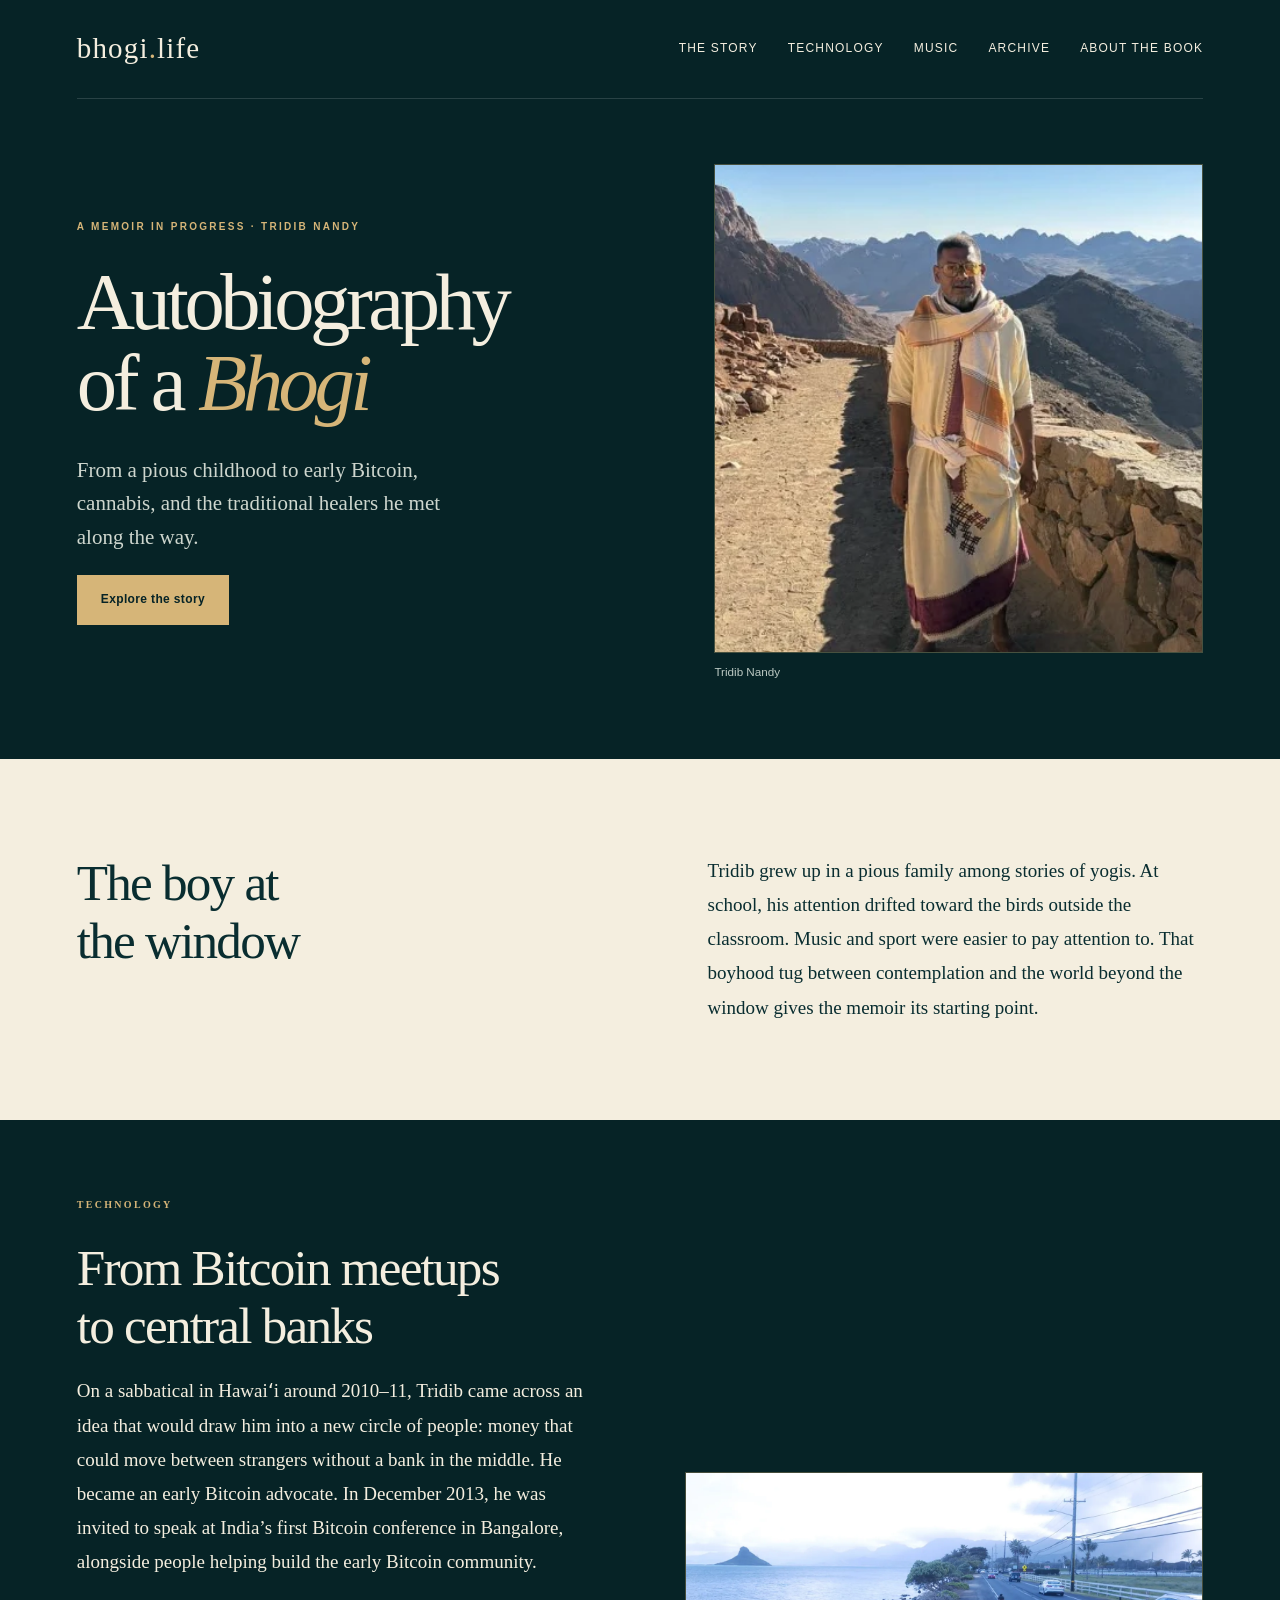
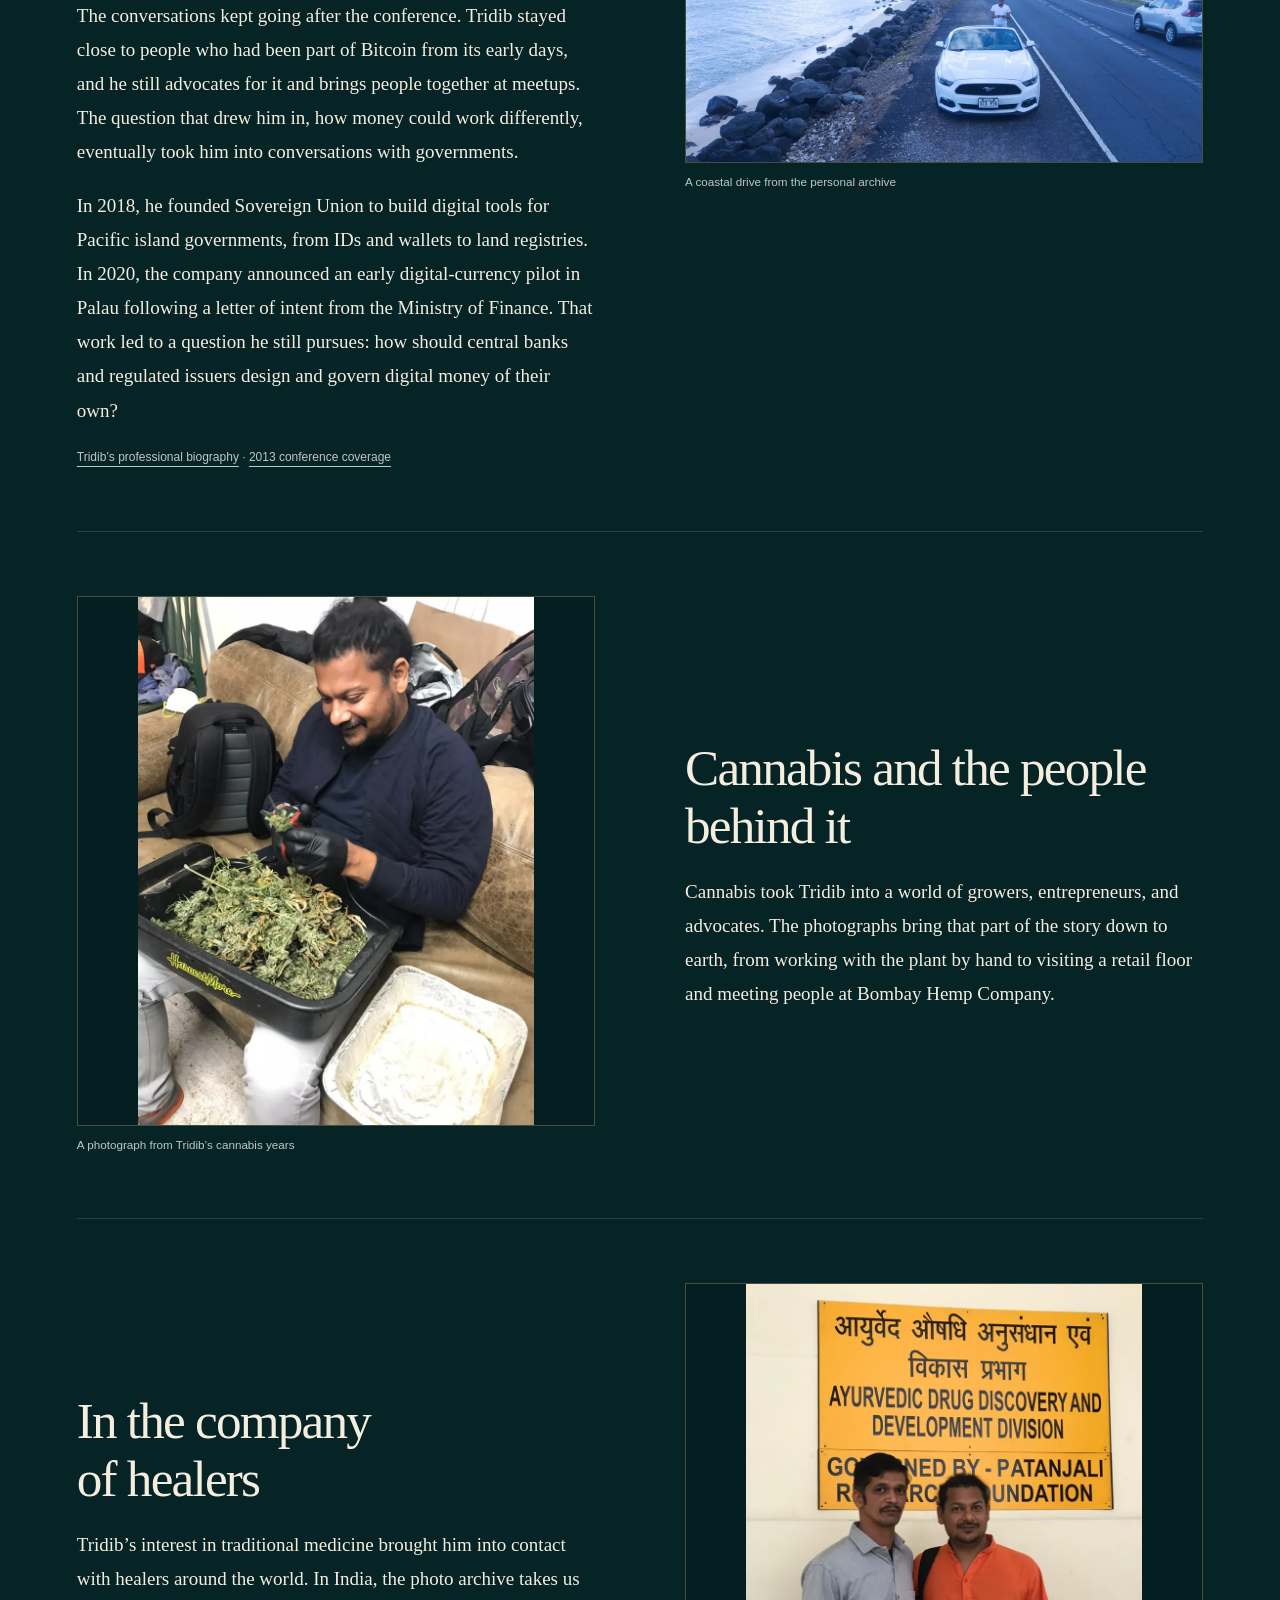
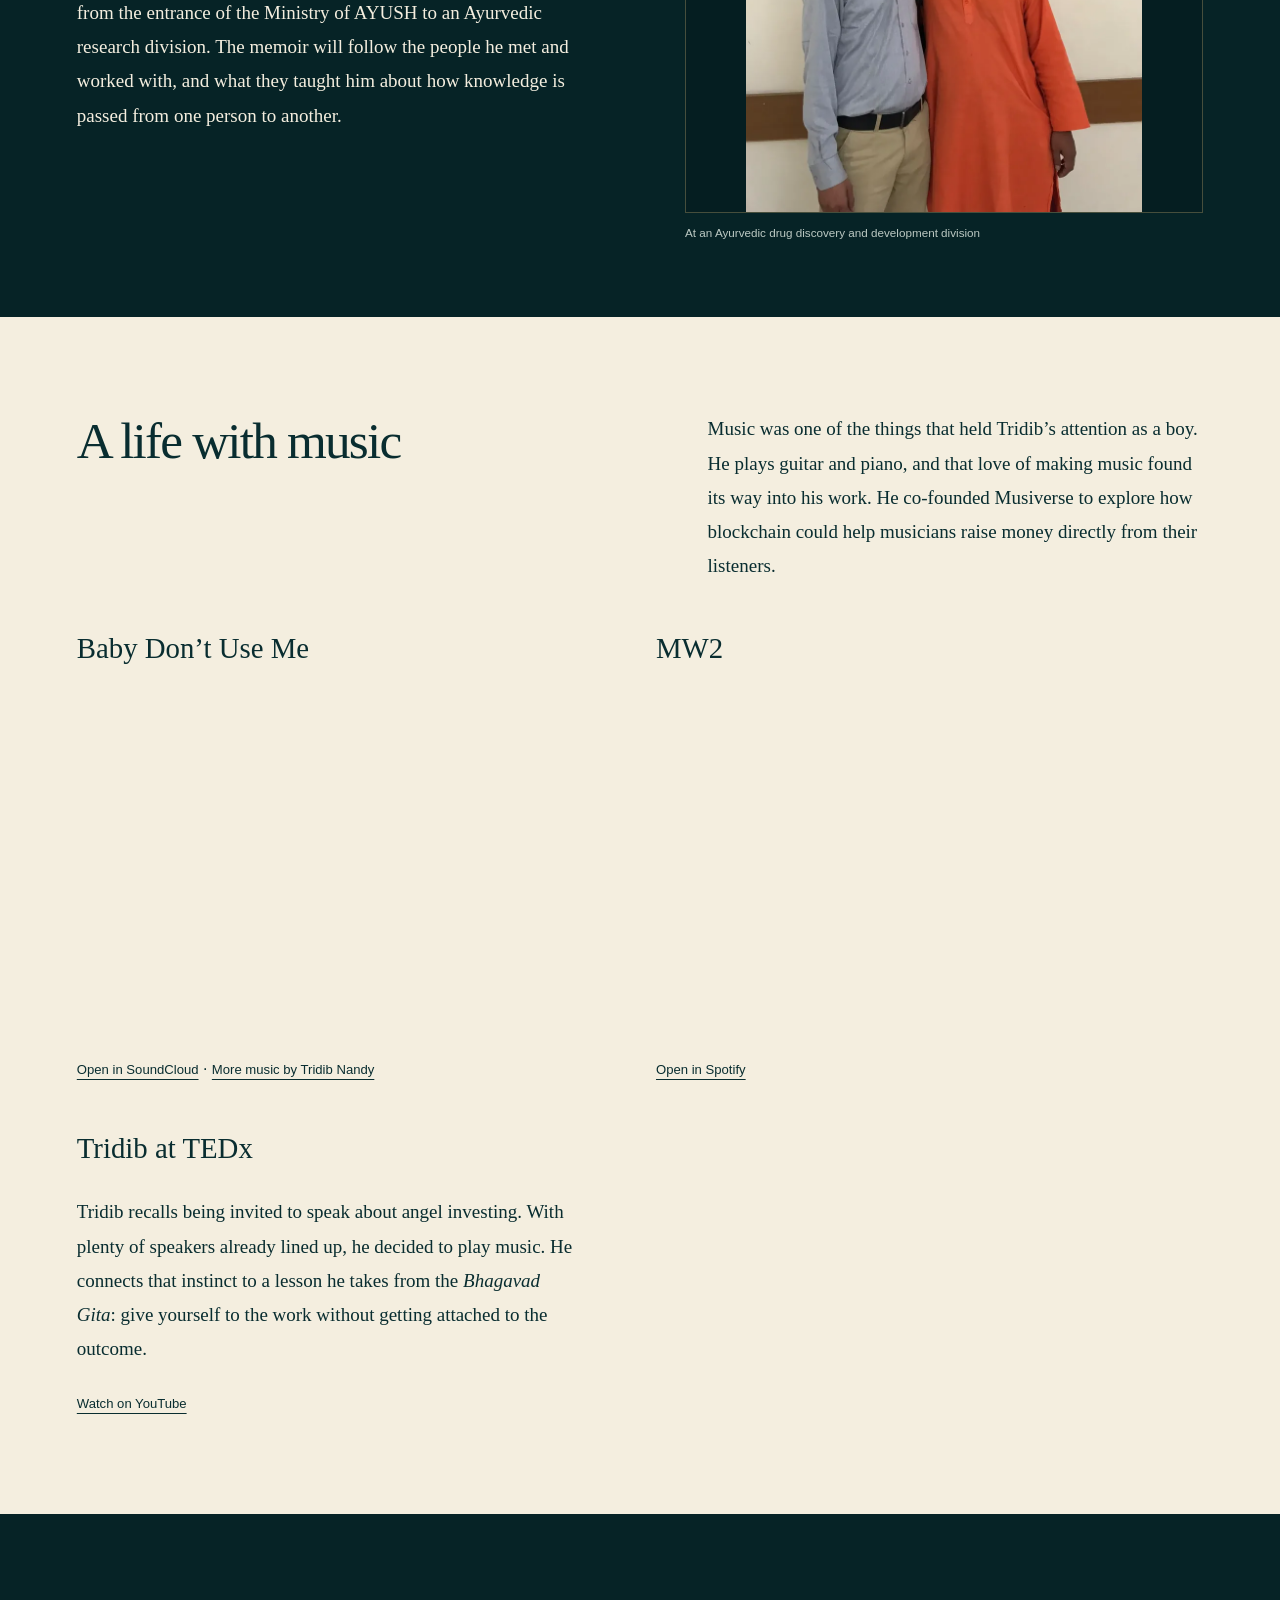
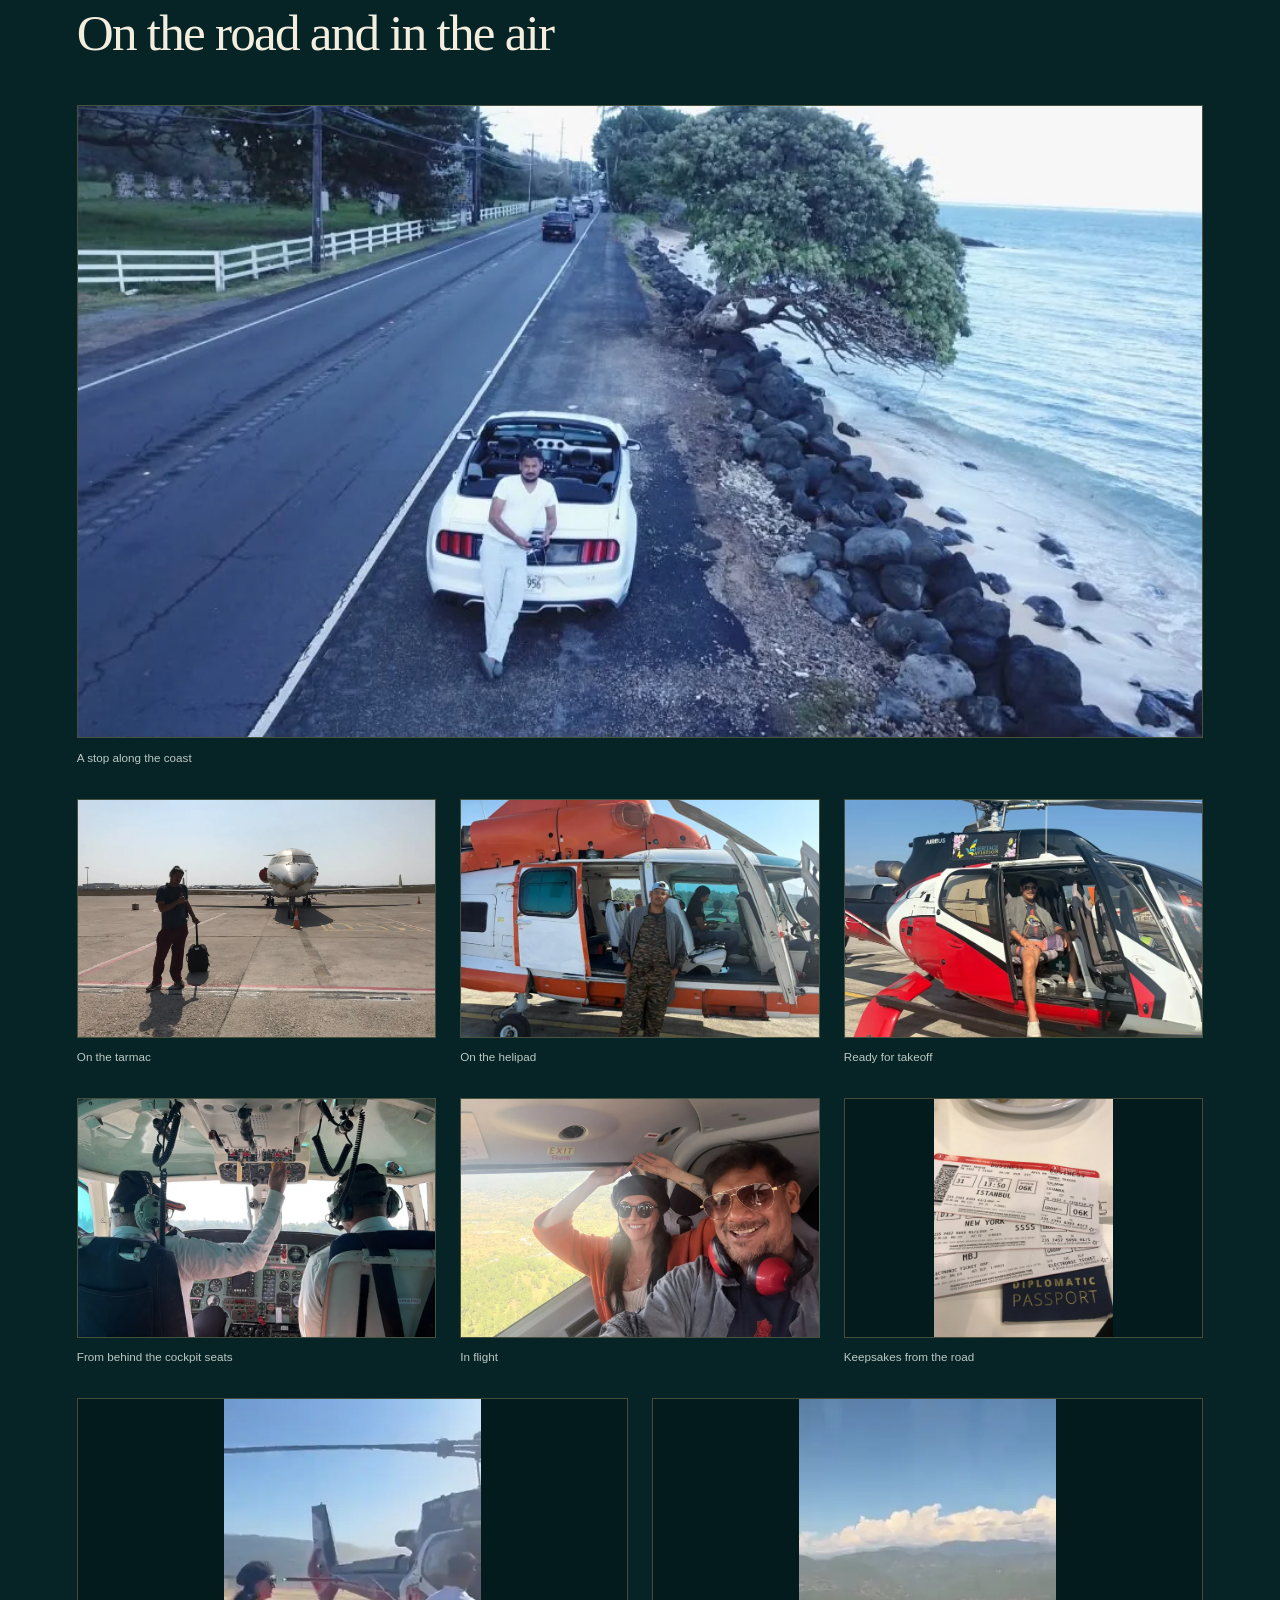
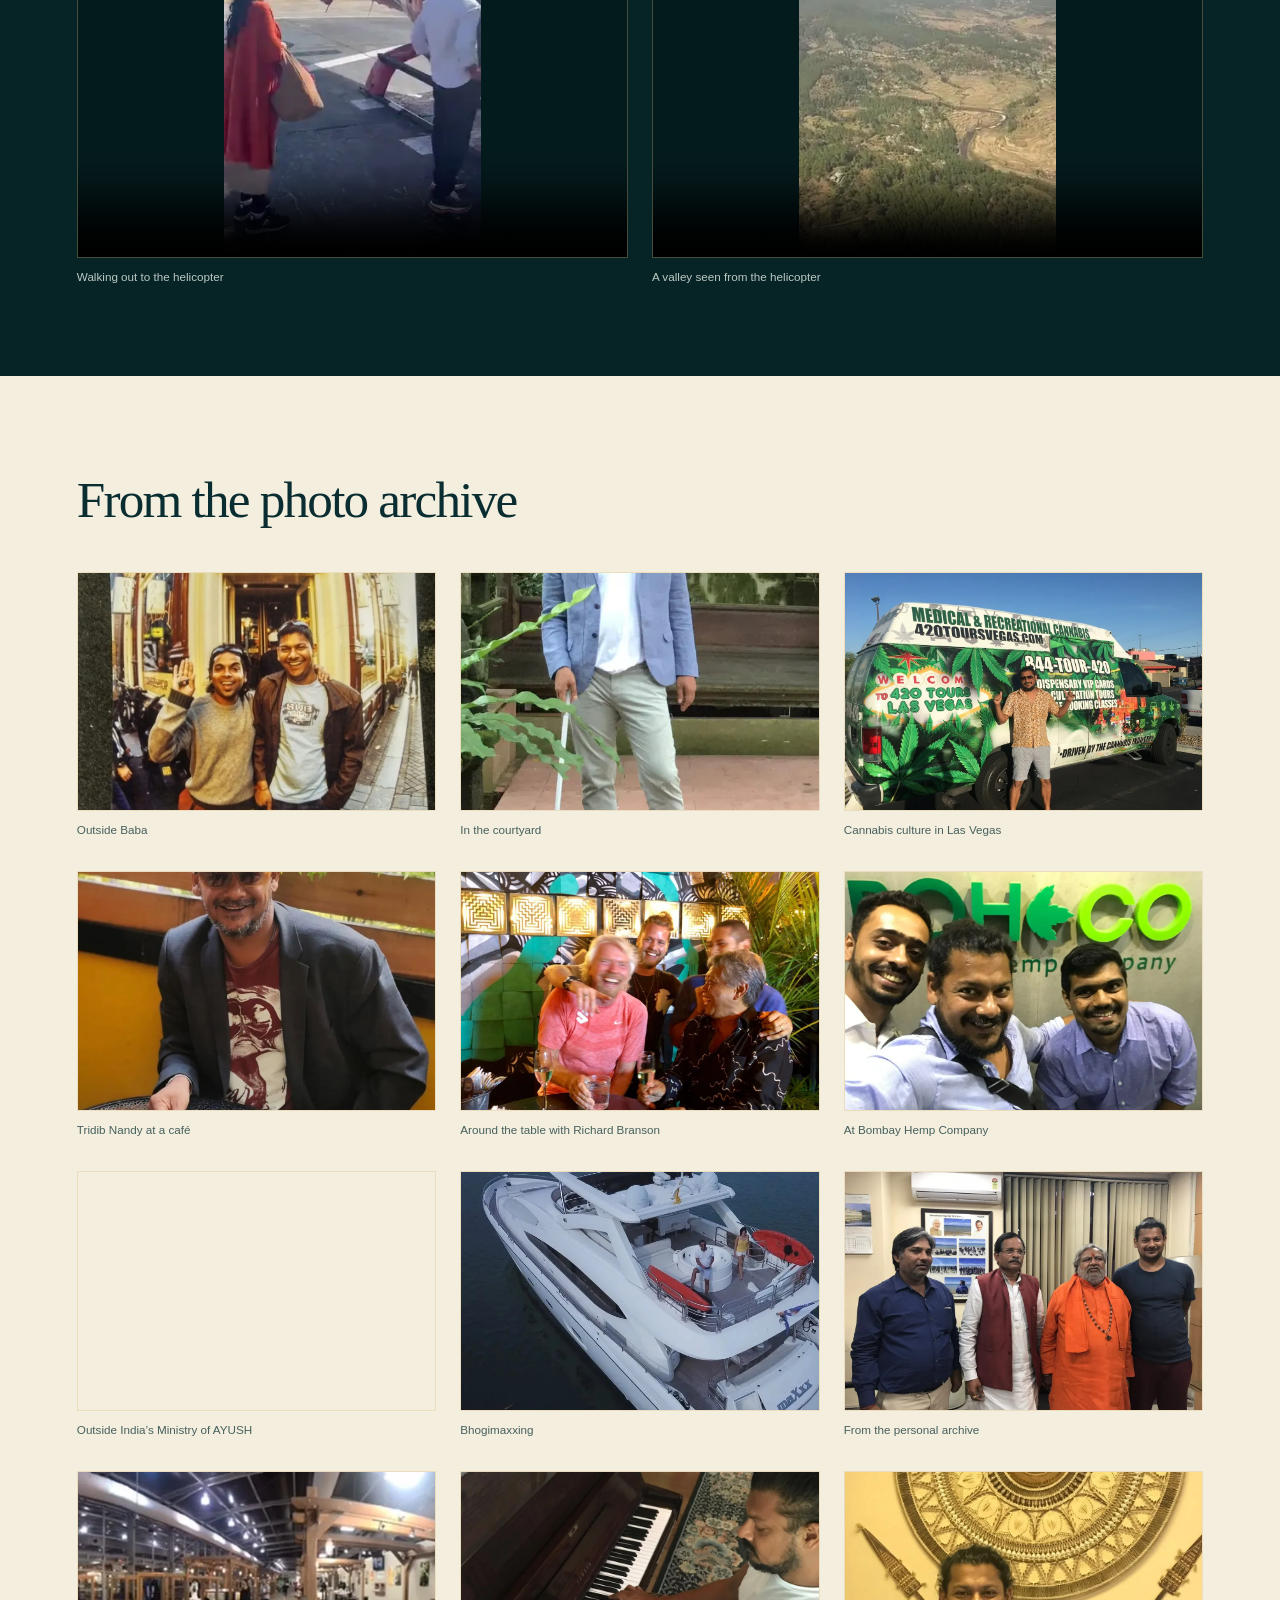
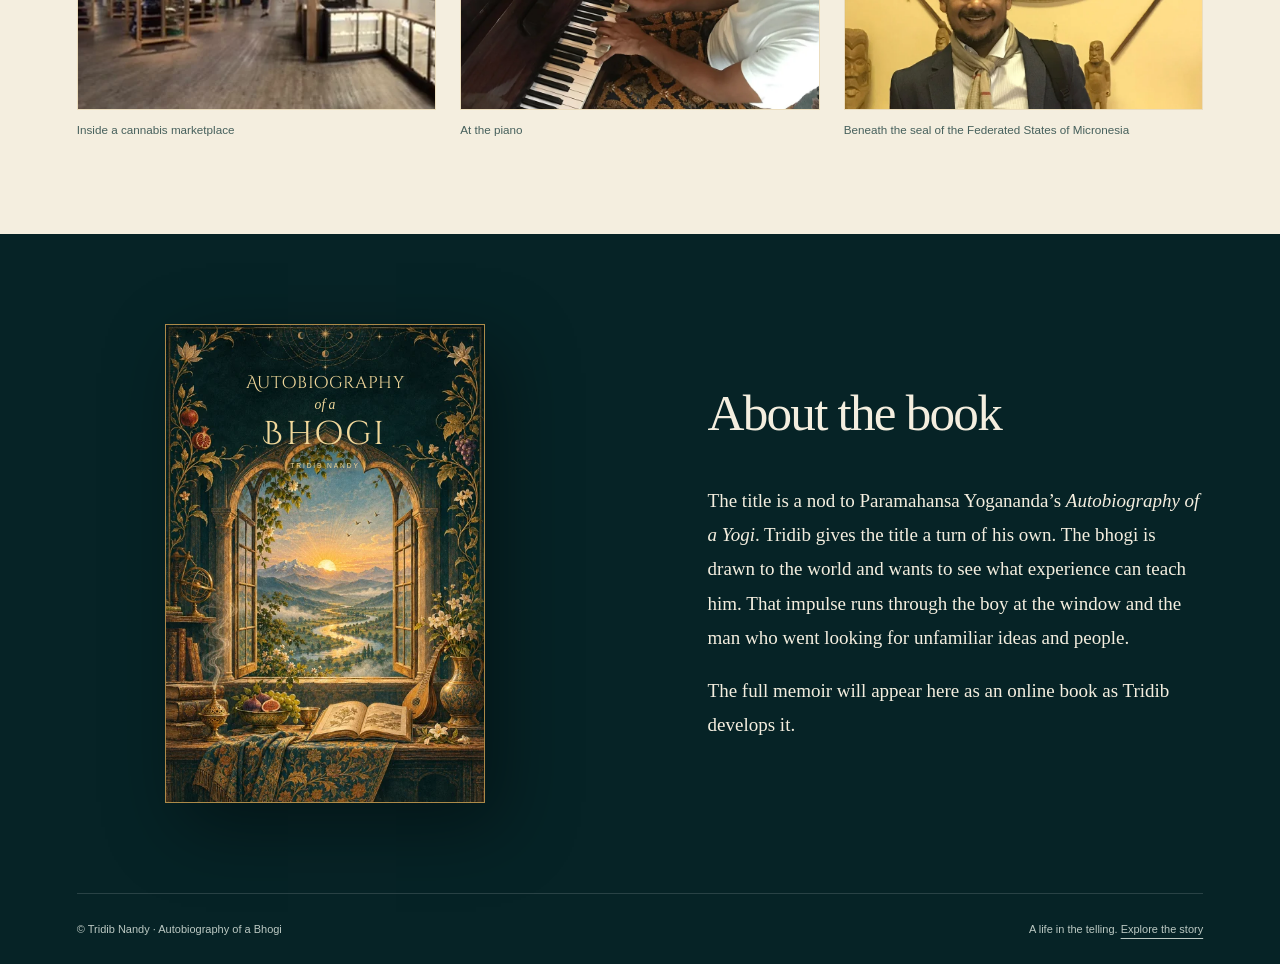
<file: index.html>
<!doctype html><html lang="en"><head><meta charset="utf-8"><meta name="viewport" content="width=device-width,initial-scale=1"><title>Autobiography of a Bhogi | Tridib Nandy</title><meta name="description" content="An illustrated introduction to Tridib Nandy’s life, from spiritual roots and early Bitcoin to digital currency, music, travel, and traditional healers around the world."><meta name="theme-color" content="#062326"><link rel="canonical" href="https://www.bhogi.life/"><meta name="robots" content="index,follow"><meta property="og:type" content="website"><meta property="og:site_name" content="Autobiography of a Bhogi"><meta property="og:title" content="Autobiography of a Bhogi | Tridib Nandy"><meta property="og:description" content="An illustrated introduction to Tridib Nandy’s life, from spiritual roots and early Bitcoin to digital currency, music, travel, and traditional healers around the world."><meta property="og:url" content="https://www.bhogi.life/"><meta property="og:image" content="https://www.bhogi.life/assets/bhogi-mountain-share.jpg"><meta property="og:image:width" content="1200"><meta property="og:image:height" content="630"><meta property="og:image:type" content="image/jpeg"><meta property="og:image:alt" content="Autobiography of a Bhogi beside a mountain portrait of Tridib Nandy"><meta name="twitter:card" content="summary_large_image"><meta name="twitter:title" content="Autobiography of a Bhogi | Tridib Nandy"><meta name="twitter:description" content="An illustrated introduction to Tridib Nandy’s life, from spiritual roots and early Bitcoin to digital currency, music, travel, and traditional healers around the world."><meta name="twitter:image" content="https://www.bhogi.life/assets/bhogi-mountain-share.jpg"><meta name="twitter:image:alt" content="Autobiography of a Bhogi by Tridib Nandy"><link rel="icon" href="favicon.ico" sizes="any"><link rel="icon" href="assets/favicon.svg" type="image/svg+xml"><link rel="apple-touch-icon" href="assets/apple-touch-icon.png"><link rel="stylesheet" href="assets/style.css"><script type="application/ld+json">{"@context": "https://schema.org", "@type": "WebPage", "name": "Autobiography of a Bhogi | Tridib Nandy", "url": "https://www.bhogi.life/", "description": "An illustrated introduction to Tridib Nandy’s life, from spiritual roots and early Bitcoin to digital currency, music, travel, and traditional healers around the world.", "isPartOf": {"@type": "WebSite", "name": "Autobiography of a Bhogi", "alternateName": "Biography of Bhogi", "url": "https://www.bhogi.life/"}, "about": {"@type": "CreativeWork", "name": "Autobiography of a Bhogi", "alternateName": "Biography of Bhogi", "author": {"@type": "Person", "name": "Tridib Nandy"}, "inLanguage": "en", "creativeWorkStatus": "Work in progress"}}</script></head><body><a class="skip" href="#main">Skip to content</a><header class="wrap topbar"><a class="brand" href="index.html" aria-label="bhogi.life home">bhogi<span>.</span>life</a><nav aria-label="Main navigation"><a href="index.html#story">The story</a><a href="index.html#technology">Technology</a><a href="index.html#music">Music</a><a href="index.html#archive">Archive</a><a href="index.html#about">About the book</a></nav></header>
<main id="main">
  <section class="wrap hero" aria-labelledby="book-title">
    <div>
      <p class="eyebrow">A memoir in progress · Tridib Nandy</p>
      <h1 id="book-title">Autobiography<br>of a <em>Bhogi</em></h1>
      <p class="intro">From a pious childhood to early Bitcoin, cannabis, and the traditional healers he met along the way.</p>
      <a class="button" href="#story">Explore the story</a>
    </div>
    <figure class="story-photo hero-portrait"><img src="assets/photos/tridib-mountain.webp" fetchpriority="high" alt="Tridib Nandy standing on a stone path above a mountain valley"><figcaption>Tridib Nandy</figcaption></figure>
  </section>

  <section class="paper" id="story">
    <div class="wrap">
      <div class="split">
        <h2>The boy at<br>the window</h2>
        <div class="prose">
          <p>Tridib grew up in a pious family among stories of yogis. At school, his attention drifted toward the birds outside the classroom. Music and sport were easier to pay attention to. That boyhood tug between contemplation and the world beyond the window gives the memoir its starting point.</p>
        </div>
      </div>
    </div>
  </section>

  <section class="wrap section story-section" aria-label="The story outline">
    <article class="story-feature" id="technology">
      <div class="prose">
        <p class="eyebrow">Technology</p>
        <h2>From Bitcoin meetups<br>to central banks</h2>
        <p>On a sabbatical in Hawaiʻi around 2010–11, Tridib came across an idea that would draw him into a new circle of people: money that could move between strangers without a bank in the middle. He became an early Bitcoin advocate. In December 2013, he was invited to speak at India’s first Bitcoin conference in Bangalore, alongside people helping build the early Bitcoin community.</p>
        <p>The conversations kept going after the conference. Tridib stayed close to people who had been part of Bitcoin from its early days, and he still advocates for it and brings people together at meetups. The question that drew him in, how money could work differently, eventually took him into conversations with governments.</p>
        <p>In 2018, he founded Sovereign Union to build digital tools for Pacific island governments, from IDs and wallets to land registries. In 2020, the company announced an early digital-currency pilot in Palau following a letter of intent from the Ministry of Finance. That work led to a question he still pursues: how should central banks and regulated issuers design and govern digital money of their own?</p>
        <p class="story-sources"><a href="https://tridibnandy.tech/">Tridib’s professional biography</a> · <a href="https://cio.economictimes.indiatimes.com/news/corporate-news/bangalore-to-host-indias-first-bitcoin-conference/26413131">2013 conference coverage</a></p>
      </div>
      <figure class="story-photo "><img src="assets/photos/coastal-road.webp" loading="lazy" decoding="async" alt="A white convertible parked beside the ocean"><figcaption>A coastal drive from the personal archive</figcaption></figure>
    </article>

    <article class="story-feature">
      <figure class="story-photo "><img src="assets/photos/cannabis-archive.webp" loading="lazy" decoding="async" alt="Tridib working with cannabis plants by hand"><figcaption>A photograph from Tridib’s cannabis years</figcaption></figure>
      <div class="prose">
        <h2>Cannabis and the people behind it</h2>
        <p>Cannabis took Tridib into a world of growers, entrepreneurs, and advocates. The photographs bring that part of the story down to earth, from working with the plant by hand to visiting a retail floor and meeting people at Bombay Hemp Company.</p>
      </div>
    </article>

    <article class="story-feature">
      <div class="prose">
        <h2>In the company<br>of healers</h2>
        <p>Tridib’s interest in traditional medicine brought him into contact with healers around the world. In India, the photo archive takes us from the entrance of the Ministry of AYUSH to an Ayurvedic research division. The memoir will follow the people he met and worked with, and what they taught him about how knowledge is passed from one person to another.</p>
      </div>
      <figure class="story-photo "><img src="assets/photos/ayurveda-research.webp" loading="lazy" decoding="async" alt="Two people in front of an Ayurvedic research division sign"><figcaption>At an Ayurvedic drug discovery and development division</figcaption></figure>
    </article>
  </section>

  <section class="paper" id="music">
    <div class="wrap split">
      <h2>A life with music</h2>
      <div class="prose">
        <p>Music was one of the things that held Tridib’s attention as a boy. He plays guitar and piano, and that love of making music found its way into his work. He co-founded Musiverse to explore how blockchain could help musicians raise money directly from their listeners.</p>
      </div>
    </div>
    <div class="wrap music-media">
      <div class="music-tracks">
        <div>
          <h3>Baby Don’t Use Me</h3>
          <iframe class="soundcloud-player" title="Baby Don’t Use Me by Tridib Nandy on SoundCloud" loading="lazy" allow="autoplay; encrypted-media" src="https://w.soundcloud.com/player/?url=https%3A%2F%2Fapi.soundcloud.com%2Ftracks%2Fsoundcloud%253Atracks%253A335889953&amp;color=%23a4773e&amp;auto_play=false&amp;hide_related=true&amp;show_comments=false&amp;show_reposts=false&amp;visual=true"></iframe>
          <a href="https://soundcloud.com/tridib-nandy/baby-dont-use-me">Open in SoundCloud</a> · <a href="https://soundcloud.com/tridib-nandy">More music by Tridib Nandy</a>
        </div>
        <div>
          <h3>MW2</h3>
          <iframe class="spotify-player" title="MW2 on Spotify" loading="lazy" allow="autoplay; clipboard-write; encrypted-media; fullscreen; picture-in-picture" src="https://open.spotify.com/embed/track/69hTab1EFIeBVX9ElVtMkl"></iframe>
          <a href="https://open.spotify.com/track/69hTab1EFIeBVX9ElVtMkl">Open in Spotify</a>
        </div>
      </div>
      <div class="split music-talk">
        <div class="prose">
          <h3>Tridib at TEDx</h3>
          <p>Tridib recalls being invited to speak about angel investing. With plenty of speakers already lined up, he decided to play music. He connects that instinct to a lesson he takes from the <em>Bhagavad Gita</em>: give yourself to the work without getting attached to the outcome.</p>
          <a href="https://www.youtube.com/watch?v=dVANqImXY9s">Watch on YouTube</a>
        </div>
        <iframe class="tedx-player" title="Tridib Nandy at TEDx" loading="lazy" allow="accelerometer; autoplay; encrypted-media; gyroscope; picture-in-picture; web-share" allowfullscreen src="https://www.youtube-nocookie.com/embed/dVANqImXY9s"></iframe>
      </div>
    </div>
  </section>

  <section class="wrap section" id="travel">
    <h2>On the road and in the air</h2>
    <figure class="story-photo coastal-feature"><img src="assets/photos/coastal-stop.webp" loading="lazy" decoding="async" alt="Tridib leaning against a white convertible beside a rocky shoreline"><figcaption>A stop along the coast</figcaption></figure>
    <div class="photo-grid travel-photos"><figure class="story-photo "><img src="assets/photos/on-the-tarmac.webp" loading="lazy" decoding="async" alt="Tridib with a rolling bag on the tarmac in front of a jet"><figcaption>On the tarmac</figcaption></figure><figure class="story-photo "><img src="assets/photos/on-the-helipad.webp" loading="lazy" decoding="async" alt="Tridib standing beside an orange and white helicopter"><figcaption>On the helipad</figcaption></figure><figure class="story-photo "><img src="assets/photos/boarding-the-helicopter.webp" loading="lazy" decoding="async" alt="Tridib sitting in the doorway of a red and white helicopter"><figcaption>Ready for takeoff</figcaption></figure><figure class="story-photo "><img src="assets/photos/cockpit-view.webp" loading="lazy" decoding="async" alt="Two pilots at the controls, seen from behind"><figcaption>From behind the cockpit seats</figcaption></figure><figure class="story-photo "><img src="assets/photos/in-flight.webp" loading="lazy" decoding="async" alt="Tridib and a companion smiling inside a helicopter"><figcaption>In flight</figcaption></figure><figure class="story-photo travel-keepsakes"><img src="assets/photos/boarding-passes.webp" loading="lazy" decoding="async" alt="Boarding passes lying over a passport cover"><figcaption>Keepsakes from the road</figcaption></figure></div>
    <div class="archive-clips">
      <figure class="story-photo archive-clip">
      <video controls playsinline preload="none" poster="assets/video/helicopter-boarding.webp" aria-label="Walking out to the helicopter">
        <source src="assets/video/helicopter-boarding.mp4" type="video/mp4">
        <a href="assets/video/helicopter-boarding.mp4">Open video</a>
      </video>
      <figcaption>Walking out to the helicopter</figcaption>
    </figure>
      <figure class="story-photo archive-clip">
      <video controls playsinline preload="none" poster="assets/video/valley-from-above.webp" aria-label="A valley seen from the helicopter">
        <source src="assets/video/valley-from-above.mp4" type="video/mp4">
        <a href="assets/video/valley-from-above.mp4">Open video</a>
      </video>
      <figcaption>A valley seen from the helicopter</figcaption>
    </figure>
    </div>
  </section>

  <section class="paper" id="archive">
    <div class="wrap">
      <h2>From the photo archive</h2>
      <div class="photo-grid"><figure class="story-photo "><img src="assets/photos/outside-baba.webp" loading="lazy" decoding="async" alt="Two friends smiling outside the Baba storefront"><figcaption>Outside Baba</figcaption></figure><figure class="story-photo "><img src="assets/photos/courtyard-portrait.webp" loading="lazy" decoding="async" alt="Tridib standing in a courtyard with a broom"><figcaption>In the courtyard</figcaption></figure><figure class="story-photo "><img src="assets/photos/las-vegas-cannabis-tour.webp" loading="lazy" decoding="async" alt="Tridib standing beside a green cannabis tour van"><figcaption>Cannabis culture in Las Vegas</figcaption></figure><figure class="story-photo "><img src="assets/photos/tridib-portrait.webp" loading="lazy" decoding="async" alt="Tridib Nandy smiling at an outdoor café table"><figcaption>Tridib Nandy at a café</figcaption></figure><figure class="story-photo "><img src="assets/photos/around-the-table.webp" loading="lazy" decoding="async" alt="A group laughing around a table"><figcaption>Around the table with Richard Branson</figcaption></figure><figure class="story-photo "><img src="assets/photos/bombay-hemp-company.webp" loading="lazy" decoding="async" alt="Three people smiling beneath a Bombay Hemp Company sign"><figcaption>At Bombay Hemp Company</figcaption></figure><figure class="story-photo "><img src="assets/photos/ayush-entrance.webp" loading="lazy" decoding="async" alt="Tridib beside the Ministry of AYUSH entrance sign"><figcaption>Outside India’s Ministry of AYUSH</figcaption></figure><figure class="story-photo "><img src="assets/photos/out-on-the-water.webp" loading="lazy" decoding="async" alt="Two people aboard a white boat"><figcaption>Bhogimaxxing</figcaption></figure><figure class="story-photo "><img src="assets/photos/group-portrait.webp" loading="lazy" decoding="async" alt="Four people standing together indoors"><figcaption>From the personal archive</figcaption></figure><figure class="story-photo "><img src="assets/photos/cannabis-market.webp" loading="lazy" decoding="async" alt="Panoramic view of cannabis retail counters"><figcaption>Inside a cannabis marketplace</figcaption></figure><figure class="story-photo "><img src="assets/photos/tridib-at-the-piano.webp" loading="lazy" decoding="async" alt="Tridib Nandy playing an upright piano"><figcaption>At the piano</figcaption></figure><figure class="story-photo "><img src="assets/photos/tridib-micronesia-portrait.webp" loading="lazy" decoding="async" alt="Tridib Nandy beneath the seal of the Federated States of Micronesia"><figcaption>Beneath the seal of the Federated States of Micronesia</figcaption></figure></div>
    </div>
  </section>

  <section class="wrap section" id="about">
    <div class="split about-book">
      <figure class="cover"><img src="assets/cover-860.webp" srcset="assets/cover-480.webp 480w, assets/cover-860.webp 860w" sizes="(max-width:760px) 270px, 320px" width="860" height="1290" loading="lazy" decoding="async" alt="Illustrated book cover showing a golden arched window opening onto a river"><figcaption class="cover-title"><span class="cover-kicker">Autobiography</span><span class="cover-of">of a</span><span class="cover-name">Bhogi</span><small>TRIDIB NANDY</small></figcaption></figure>
      <div class="prose">
        <h2>About the book</h2>
        <p>The title is a nod to Paramahansa Yogananda’s <em>Autobiography of a Yogi</em>. Tridib gives the title a turn of his own. The bhogi is drawn to the world and wants to see what experience can teach him. That impulse runs through the boy at the window and the man who went looking for unfamiliar ideas and people.</p>
        <p>The full memoir will appear here as an online book as Tridib develops it.</p>
      </div>
    </div>
  </section>
</main><footer class="wrap"><span>© Tridib Nandy · Autobiography of a Bhogi</span><span>A life in the telling. <a href="index.html#story">Explore the story</a></span></footer></body></html>
</file>
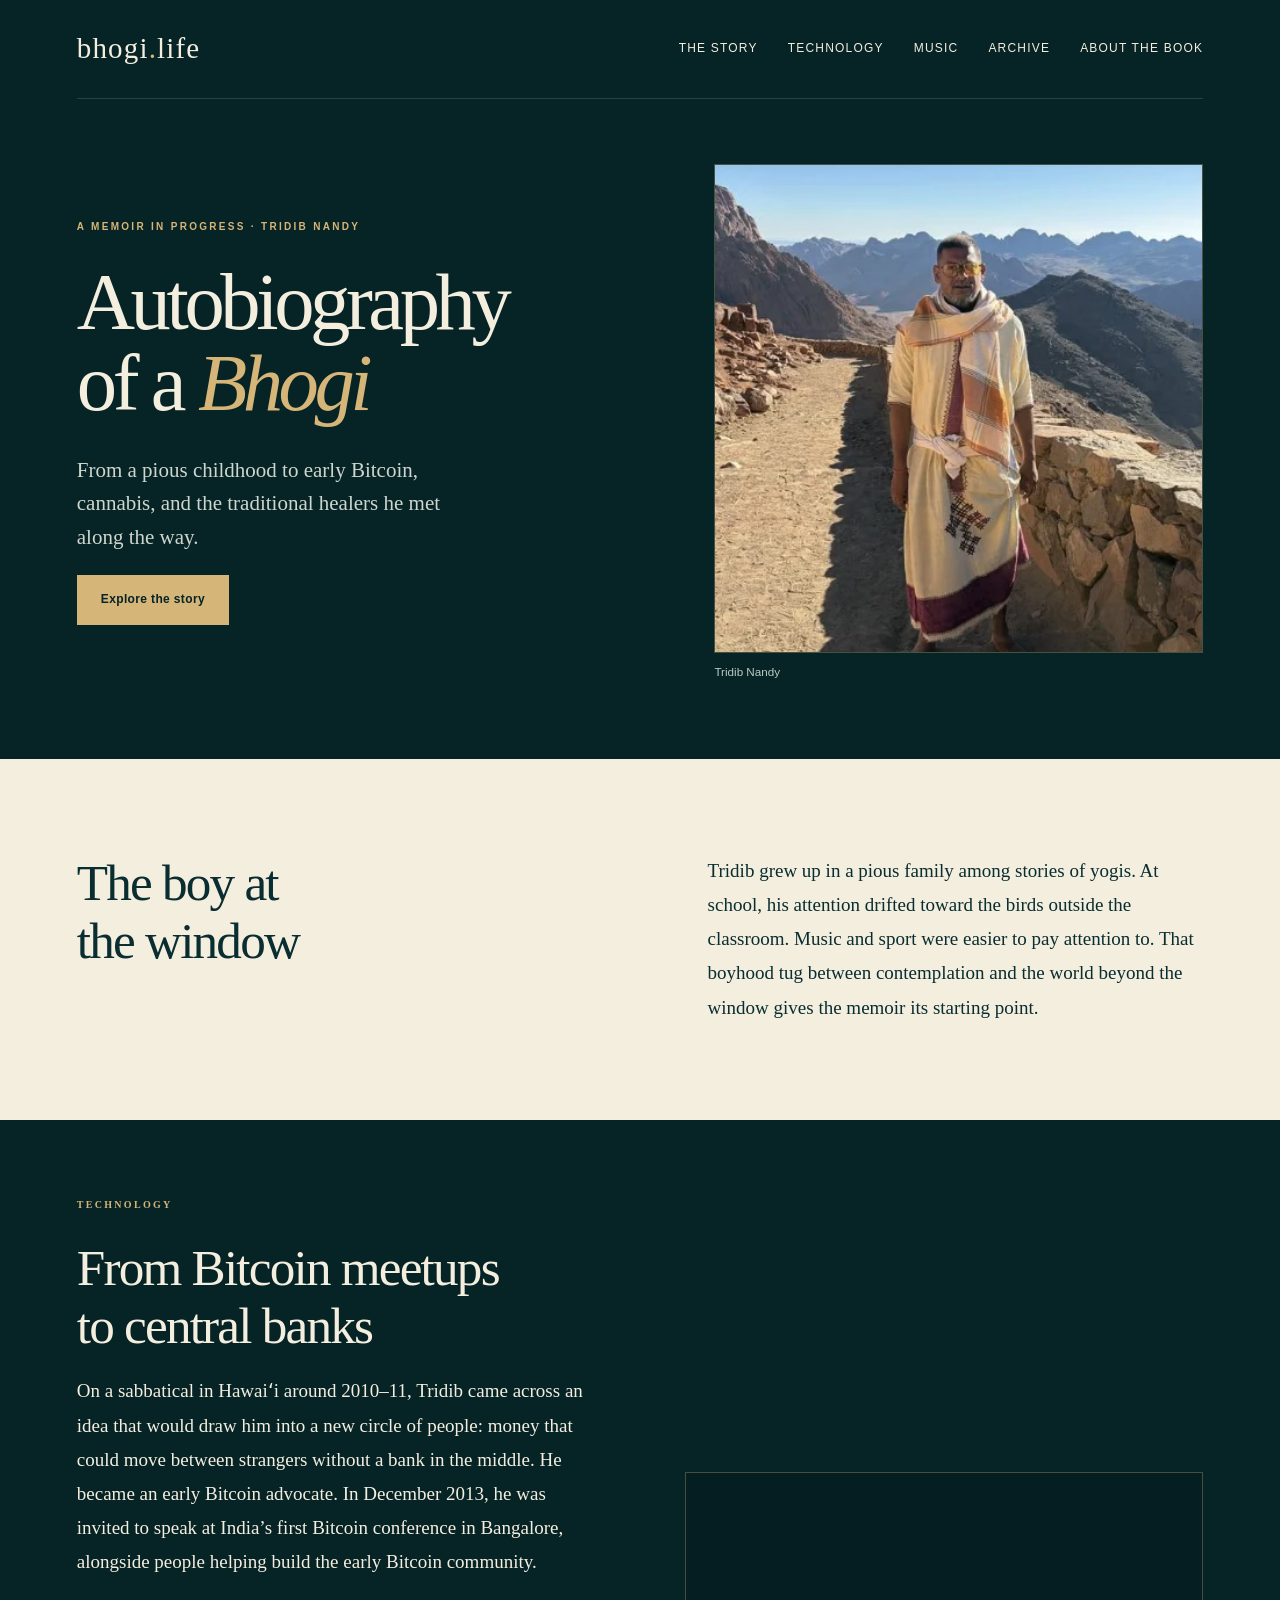
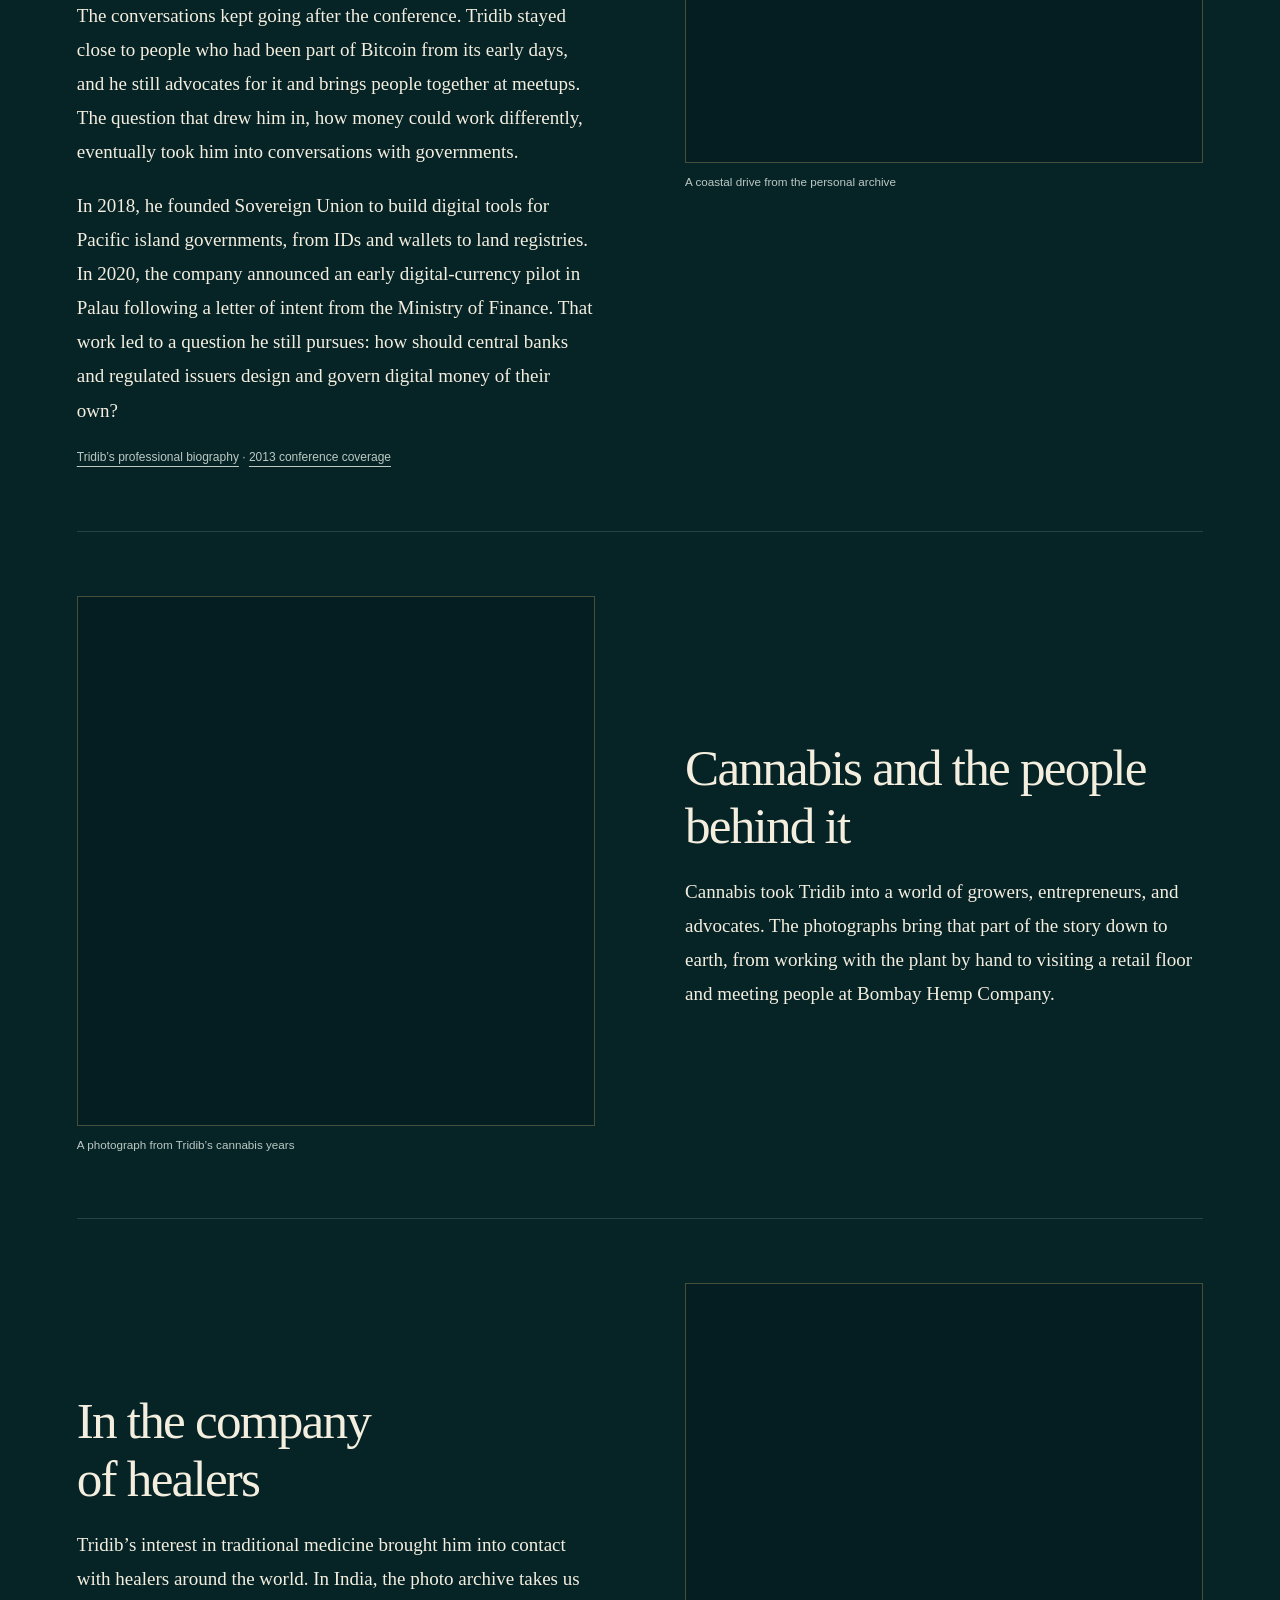
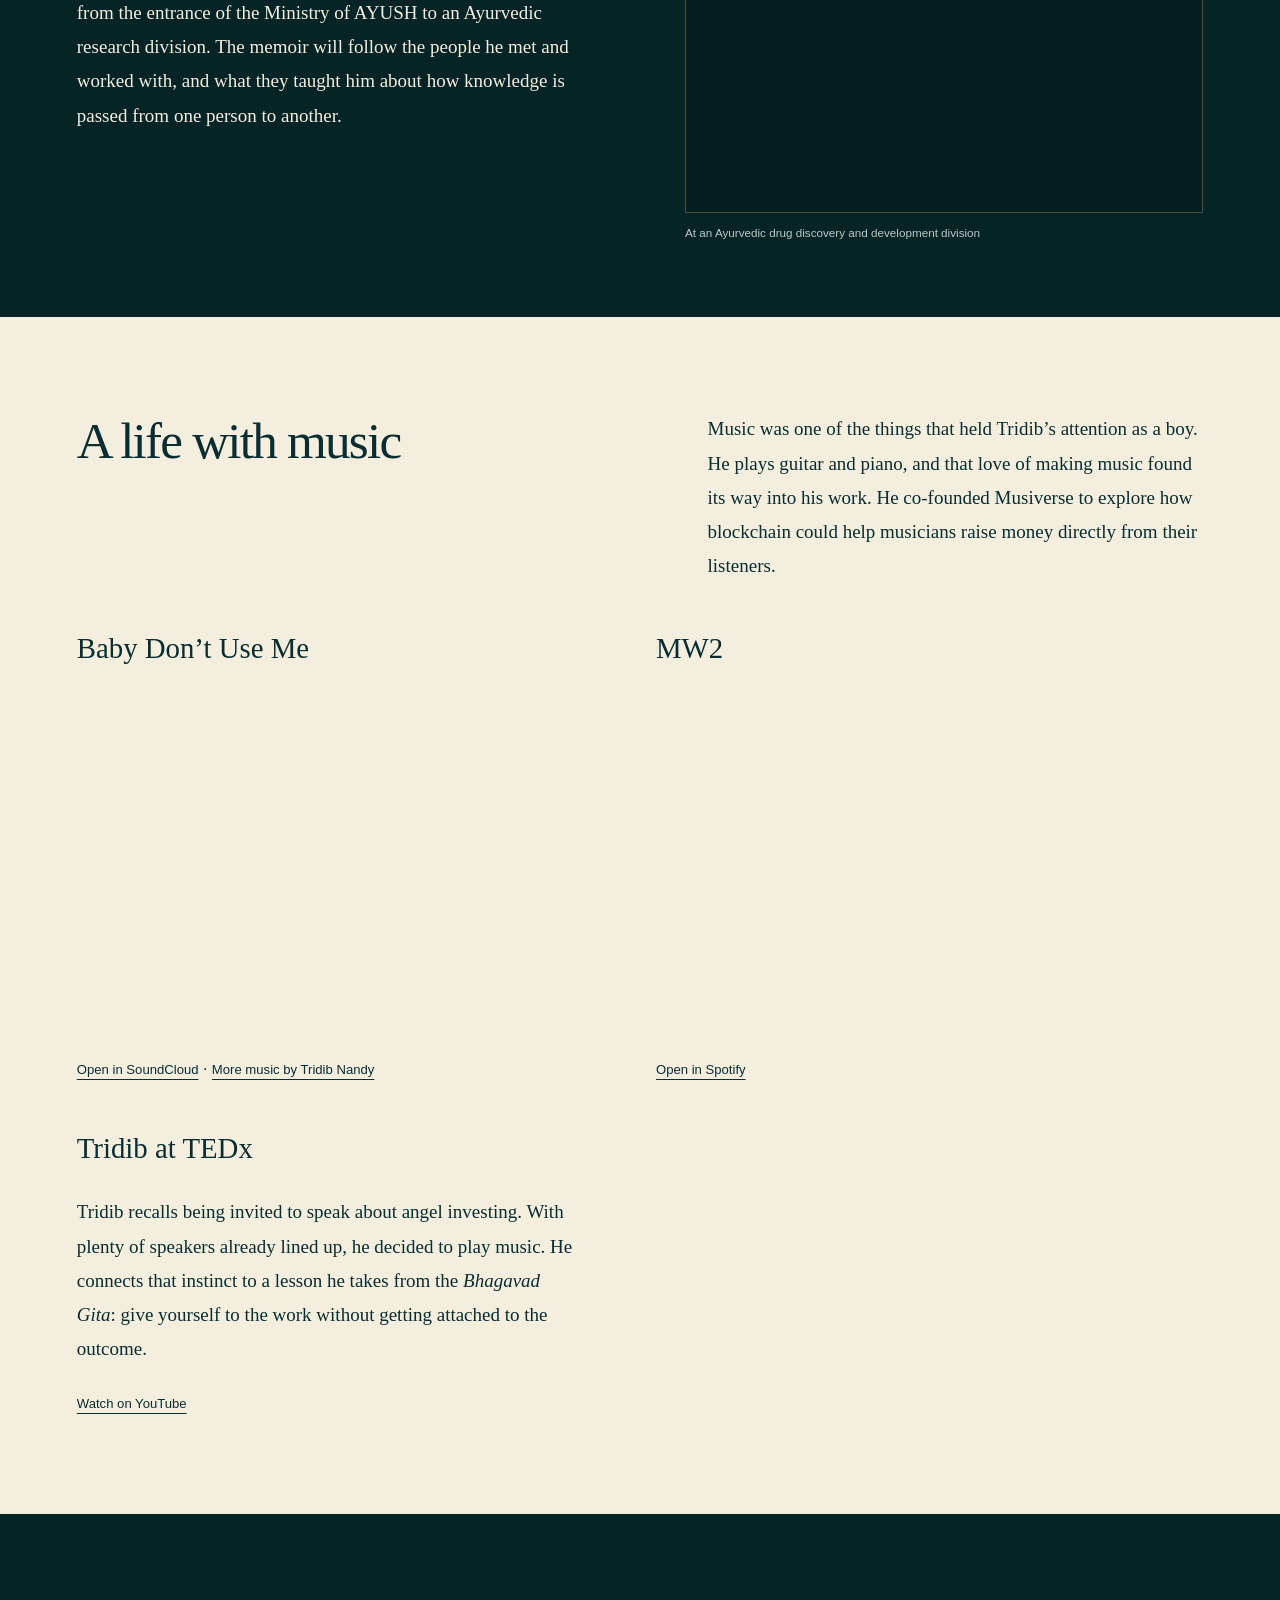
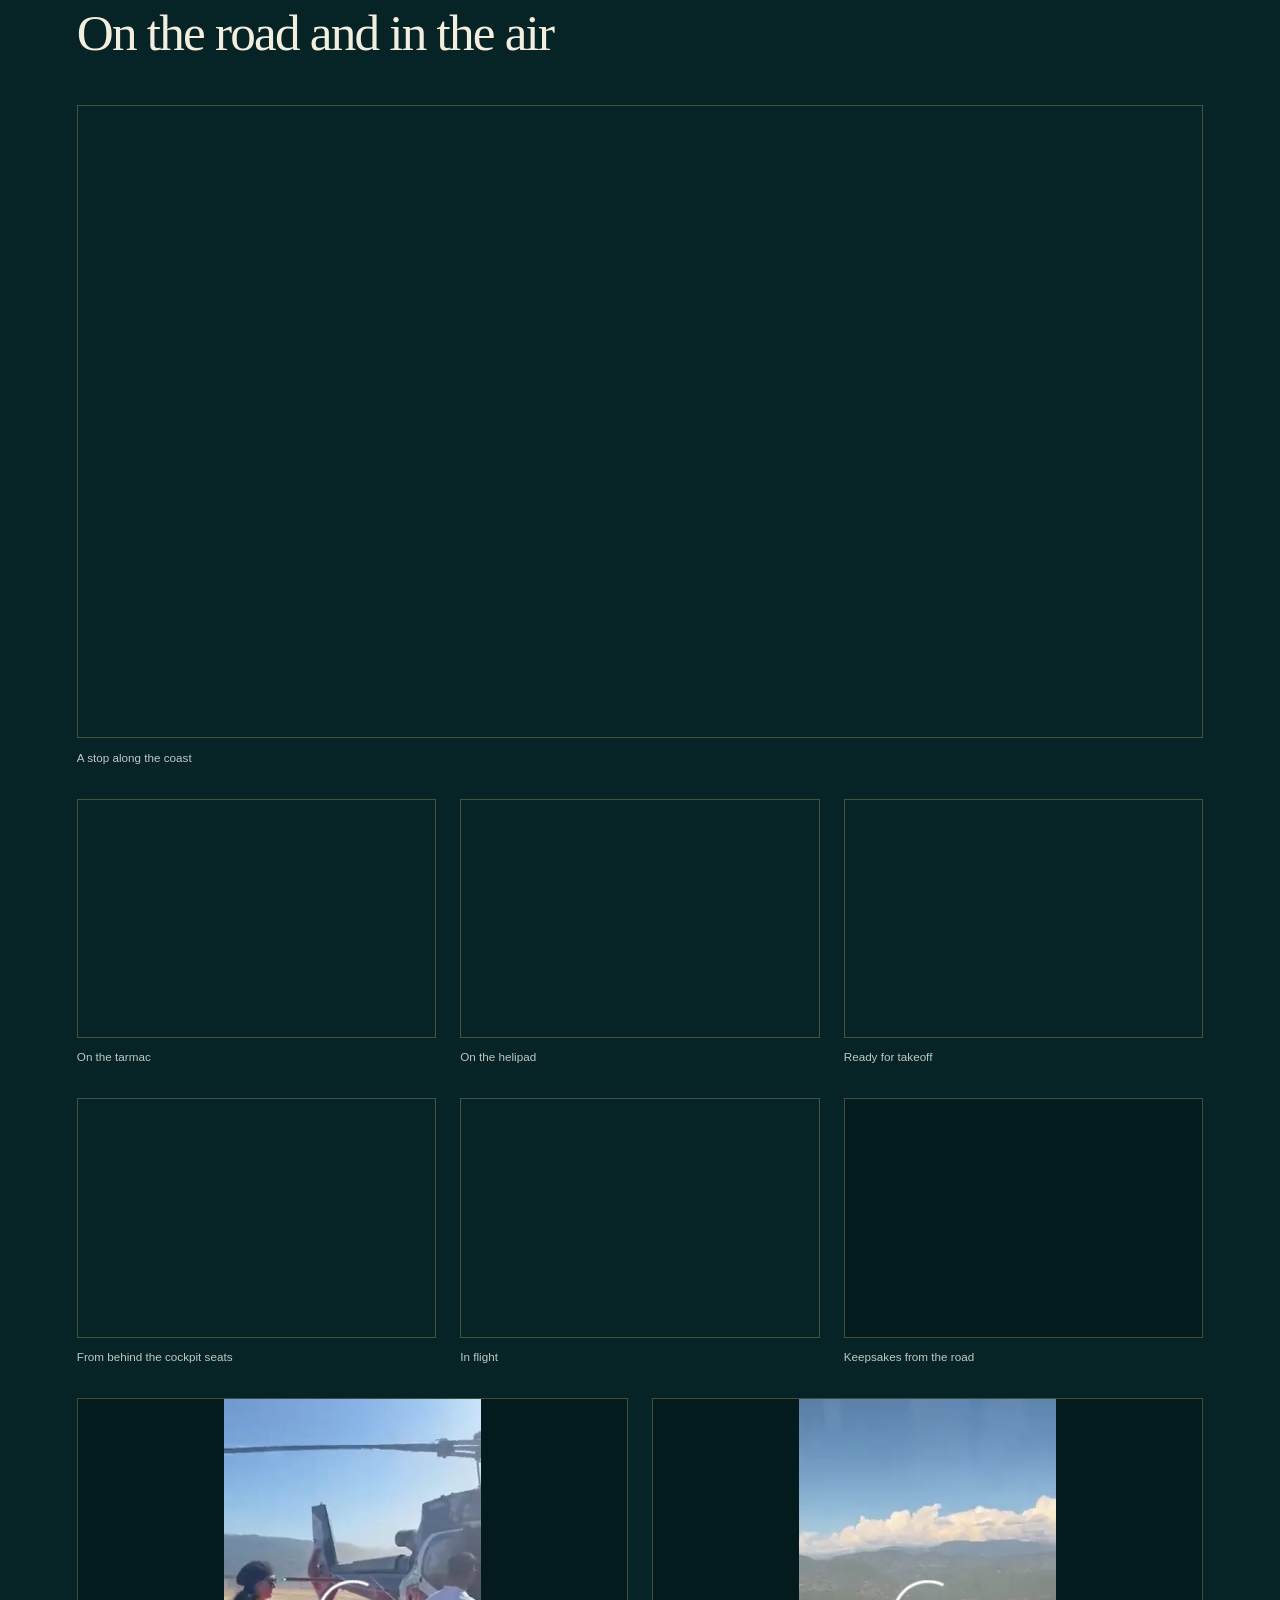
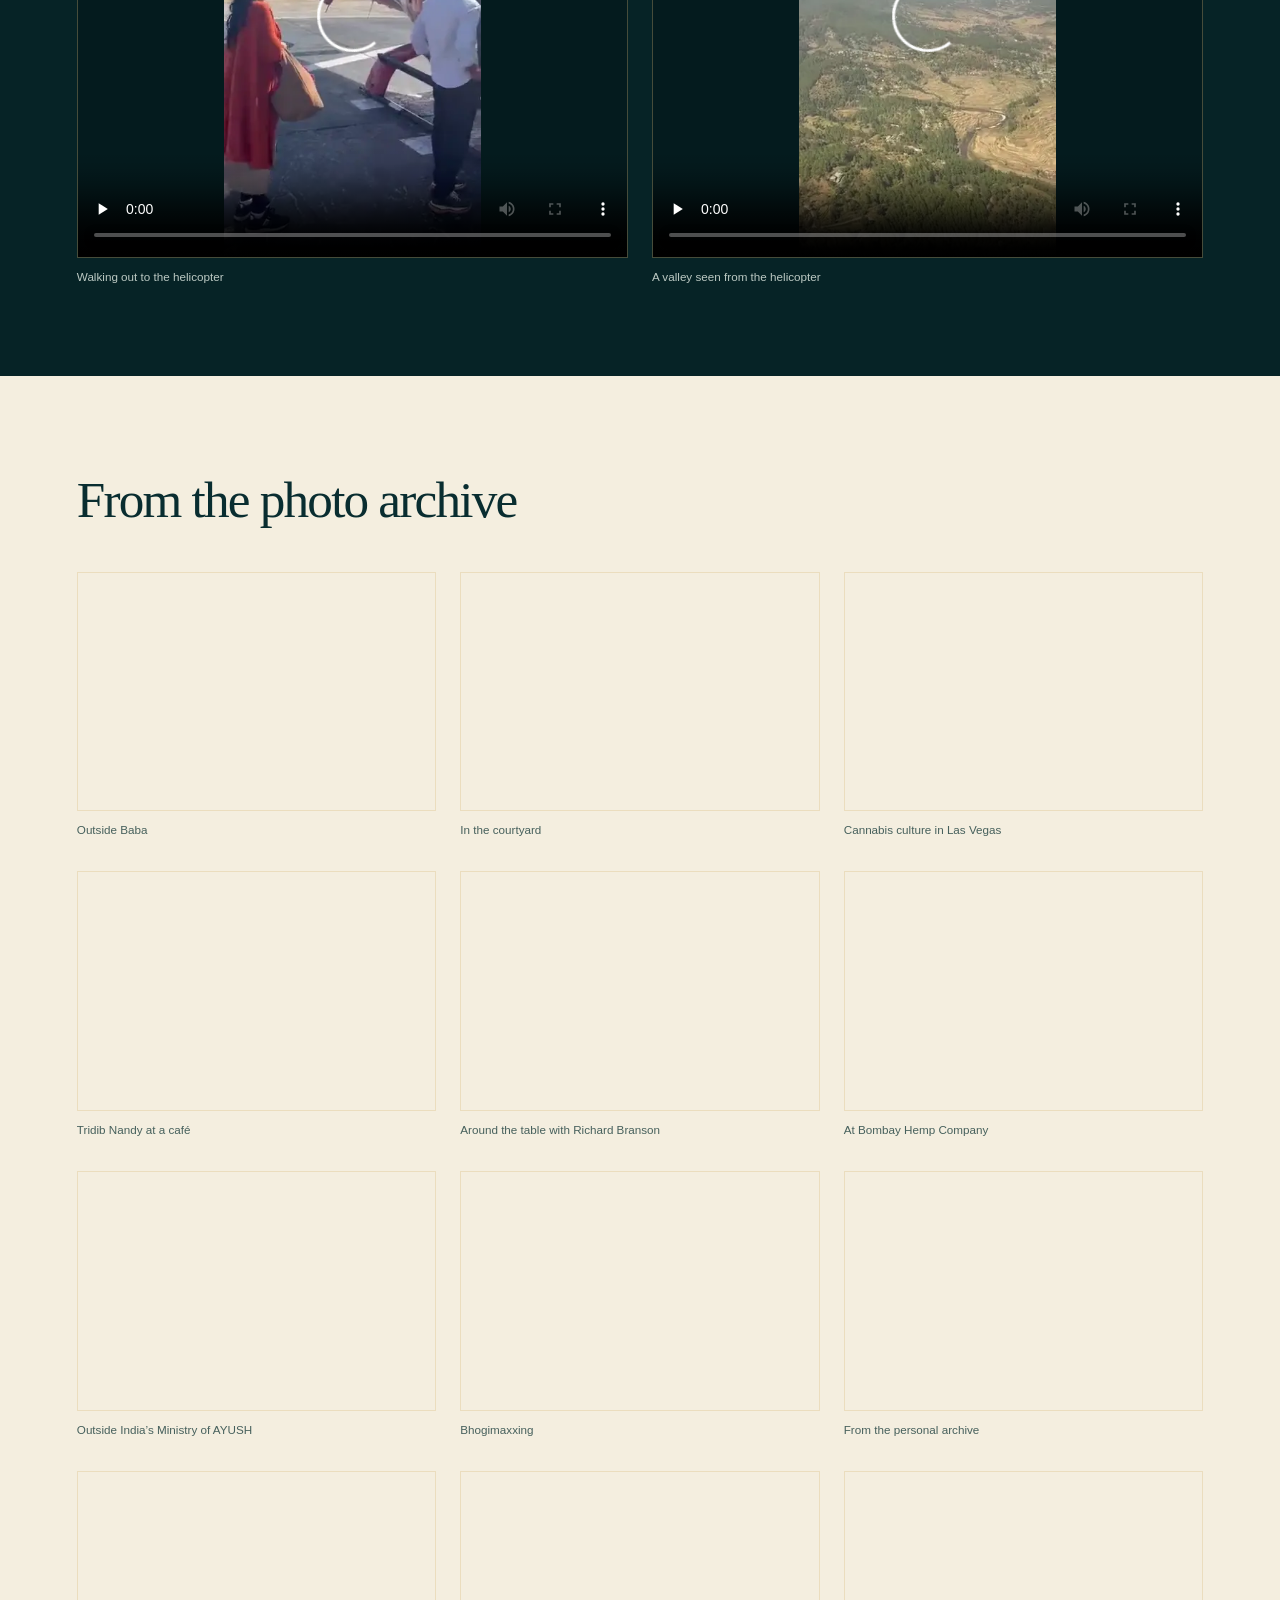
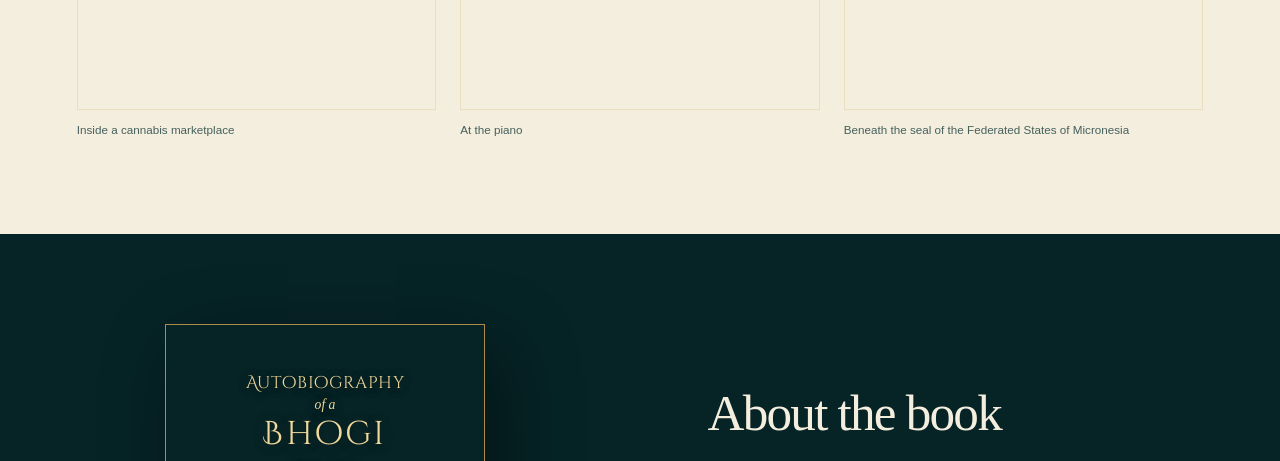
<file: chapters/a-yogi-and-a-bhogi.html>
<!doctype html><html lang="en"><head><meta charset="utf-8"><title>The story | Bhogi Life</title><meta name="robots" content="noindex"><meta http-equiv="refresh" content="0;url=../index.html#story"></head><body><p><a href="../index.html#story">Explore the story</a></p></body></html>
</file>
<file: assets/style.css>
:root{--ink:#092d30;--deep:#062326;--gold:#d6b578;--paper:#f4eedf;--muted:#bcc9c3;--line:#ffffff24;color-scheme:dark}*{box-sizing:border-box}html{scroll-behavior:smooth;scroll-padding-top:30px}body{margin:0;background:var(--deep);color:var(--paper);font-family:Arial,Helvetica,sans-serif;font-size:16px;line-height:1.65}a{color:inherit;text-underline-offset:5px}a:hover{color:var(--gold)}button,a,input{ -webkit-tap-highlight-color:transparent}a:focus-visible,button:focus-visible,summary:focus-visible{outline:3px solid var(--gold);outline-offset:5px}button{font:inherit;cursor:pointer}h1,h2,h3,p{margin-top:0}h1,h2,h3,.serif{font-family:Georgia,'Times New Roman',serif;font-weight:400}h2{font-size:clamp(2.3rem,4vw,4rem);line-height:1.13;letter-spacing:-.035em}h3{font-size:1.8rem;line-height:1.25}p{max-width:62ch}img{display:block;max-width:100%;height:auto}.wrap{width:min(1180px,88%);margin:auto}.skip{position:absolute;left:16px;top:-100px;z-index:10;background:var(--paper);color:var(--deep);padding:12px}.skip:focus{top:8px}.topbar{display:flex;justify-content:space-between;align-items:center;padding:25px 0;border-bottom:1px solid var(--line);gap:20px}.brand{text-decoration:none;font-family:Georgia,serif;font-size:29px;letter-spacing:.04em}.brand span{color:var(--gold)}nav{display:flex;gap:30px;align-items:center}nav a{text-decoration:none;font-size:12px;letter-spacing:.1em;text-transform:uppercase}.eyebrow{font-size:10px;font-weight:600;letter-spacing:.23em;text-transform:uppercase;color:var(--gold);margin-bottom:25px}.hero{display:grid;grid-template-columns:1.12fr 1fr;align-items:center;gap:8%;padding:65px 0 78px}.hero h1{font-size:clamp(3.6rem,6.3vw,6.2rem);line-height:1.01;letter-spacing:-.055em;margin:0 0 30px}.hero h1 em{color:var(--gold);font-weight:400}.hero .intro{font-family:Georgia,serif;font-size:21px;line-height:1.6;color:#ced6ce;max-width:36ch}.byline{font-size:11px;text-transform:uppercase;letter-spacing:.21em;margin:26px 0 35px}.buttons{display:flex;align-items:center;flex-wrap:wrap;gap:25px}.button{display:inline-flex;align-items:center;justify-content:center;gap:28px;text-decoration:none;padding:14px 23px;background:var(--gold);color:var(--deep);font-size:12px;font-weight:600;letter-spacing:.03em;border:1px solid var(--gold);min-height:48px}.button:hover{color:var(--deep);background:#ead09d}.textlink{font-size:12px}.cover{position:relative;max-width:430px;margin:0 auto;box-shadow:16px 24px 70px #0006;transform:rotate(2deg);border:1px solid #ac8a49}.cover img{width:100%}.cover-title{position:absolute;top:11%;left:12%;right:12%;text-align:center;line-height:1.2;color:#eed8a3;font-family:Georgia,serif;font-size:clamp(22px,2.6vw,36px);text-shadow:0 2px 6px #00191d}.cover-title small{display:block;font-family:Arial,sans-serif;font-size:9px;letter-spacing:.24em;margin-top:17px}.cover-caption{text-align:center;font-size:9px;letter-spacing:.17em;color:var(--muted);margin:22px 0 0;text-transform:uppercase}.hero-note{display:flex;justify-content:space-between;gap:20px;border-top:1px solid var(--line);padding:20px 0 26px;font-size:10px;letter-spacing:.15em;text-transform:uppercase;color:var(--muted)}.star{color:var(--gold)}.paper{background:var(--paper);color:var(--ink);padding:95px 0}.paper .eyebrow{color:#796038}.split{display:grid;grid-template-columns:1fr 1fr;gap:12%}.prose{font-family:Georgia,serif;font-size:19px;line-height:1.8}.prose p:last-child{margin-bottom:0}.duality{display:grid;grid-template-columns:1fr 80px 1fr;align-items:center;margin-top:55px;border-top:1px solid #092d3030;padding-top:36px}.duality h3{font-size:32px;margin:0 0 8px}.duality p{font-size:13px;margin:0;color:#46605c}.duality .symbol{text-align:center;font-family:Georgia,serif;font-size:35px;color:#8a713f}.section{padding:90px 0}.section-head{display:flex;justify-content:space-between;align-items:end;gap:30px;margin-bottom:40px}.section-head h2{margin-bottom:0}.section-head p{font-size:13px;color:var(--muted);max-width:33ch;margin:0}.chapter-list{border-top:1px solid var(--line)}.chapter-row{display:grid;grid-template-columns:55px 1fr auto;gap:20px;padding:27px 0;border-bottom:1px solid var(--line);align-items:center;text-decoration:none}.chapter-row:hover{background:#ffffff04}.chapter-row .number{color:var(--gold);font-family:Georgia,serif;font-size:20px}.chapter-row h3{margin:0 0 6px;font-size:27px}.chapter-row p{color:var(--muted);font-size:13px;margin:0}.chapter-row .status{font-size:9px;color:var(--gold);letter-spacing:.12em;text-transform:uppercase}.chapter-row .arrow{margin-left:25px;font-size:23px}.quote-section{padding:68px 0;background:#103639;text-align:center;border-block:1px solid var(--line)}blockquote{margin:0 auto 22px;max-width:850px;font-family:Georgia,serif;font-size:clamp(25px,3.5vw,43px);line-height:1.4}blockquote em{color:var(--gold)}.quote-source{color:var(--muted);font-size:10px;letter-spacing:.17em;text-transform:uppercase}.recordings{display:grid;grid-template-columns:repeat(3,1fr);gap:28px}.recording{border-top:1px solid #8d774c;padding-top:24px}.recording h3{font-size:24px;min-height:60px}.recording p{font-size:13px;color:var(--muted)}audio{width:100%;height:40px;margin:15px 0;color-scheme:light}details{font-size:13px}summary{padding:10px 0;cursor:pointer;color:var(--gold)}details p{margin-top:15px}.closing{text-align:center;padding:75px 0 85px;border-top:1px solid var(--line)}.closing p{margin:0 auto 28px;color:var(--muted)}footer{border-top:1px solid var(--line);padding:26px 0;display:flex;justify-content:space-between;gap:25px;font-size:11px;color:var(--muted)}.reader{background:var(--paper);color:var(--ink);min-height:100vh;color-scheme:light}.reader .topbar{border-color:#092d3030}.reader .brand span{color:#856334}.reader a:hover{color:#805c26}.reader .eyebrow{color:#795b2d}.reader-main{max-width:740px;margin:70px auto 90px;width:88%}.reader h1{font-size:clamp(40px,6vw,68px);line-height:1.1;letter-spacing:-.035em}.reader .lead{font-family:Georgia,serif;font-size:24px;line-height:1.5}.reader .body-copy{font-family:Georgia,serif;font-size:var(--reading-size,20px);line-height:1.9;margin:35px 0}.reader .body-copy p:first-child:first-letter{font-size:3em;float:left;line-height:1;margin:9px 9px 0 0}.reader-tools{display:flex;gap:12px;align-items:center;border-block:1px solid #092d3025;padding:15px 0;margin:30px 0}.reader-tools button{background:none;color:var(--ink);border:1px solid #092d3050;padding:6px 14px;min-height:44px}.reader-tools span{font-size:12px;margin-right:auto}.editor-note{font-size:12px;border-left:2px solid #9b7e45;padding:8px 18px;color:#4c625d}.reader audio{margin:12px 0}.reader details p{font-size:16px}.reader summary{color:#795b2d}.chapter-nav{display:flex;justify-content:space-between;gap:24px;margin-top:45px;padding-top:25px;border-top:1px solid #092d3030;font-size:13px}.reader footer{color:#4c625d;border-color:#092d3030}.reader.dark{--paper:#062326;--ink:#f4eedf;color-scheme:dark}.reader.dark .eyebrow,.reader.dark summary{color:var(--gold)}.reader.dark .editor-note,.reader.dark footer{color:var(--muted)}.reader.dark .reader-tools,.reader.dark .chapter-nav,.reader.dark .topbar{border-color:#ffffff30}.reader.dark button{border-color:#ffffff50}.progress{position:fixed;top:0;left:0;height:3px;width:0;background:#b68b45;z-index:10}@media(max-width:760px){.wrap{width:88%}.topbar{padding:19px 0}nav{gap:16px}nav a{font-size:9px;letter-spacing:.06em}.hero{grid-template-columns:1fr;padding:50px 0 40px;gap:50px}.hero h1{font-size:clamp(54px,12vw,80px)}.hero .intro{font-size:19px}.cover{max-width:330px;transform:rotate(1deg)}.cover-title{font-size:28px}.hero-note{font-size:8px}.split{grid-template-columns:1fr;gap:25px}.paper,.section{padding:60px 0}.duality{grid-template-columns:1fr 40px 1fr;gap:10px}.duality h3{font-size:27px}.duality p{font-size:12px}.section-head{display:block}.section-head p{margin-top:22px}.chapter-row{grid-template-columns:30px 1fr;gap:12px}.chapter-row>div:last-child{grid-column:2}.chapter-row h3{font-size:24px}.chapter-row .arrow{float:right}.recordings{grid-template-columns:1fr;gap:35px}.recording h3{min-height:0}.closing{padding:55px 0}footer{flex-direction:column;gap:10px}.reader-main{margin-top:45px}.reader-tools{flex-wrap:wrap}.reader-tools span{flex-basis:100%}}@media(prefers-reduced-motion:reduce){html{scroll-behavior:auto}*{animation:none!important;transition:none!important}}@media print{.topbar,.reader-tools,.chapter-nav,audio,footer,.progress{display:none}.reader{background:white;color:black}.reader-main{width:100%;max-width:none;margin:0}}
@media(max-width:760px){.hero h1{font-size:clamp(38px,11.5vw,80px)}}@media(max-width:400px){.topbar{flex-wrap:wrap;gap:12px}.topbar nav{width:100%;justify-content:space-between}.hero{padding-top:35px}.hero-note{flex-wrap:wrap}.reader-tools button{padding:6px 10px}}
.manifesto{font-size:clamp(27px,3.5vw,44px);line-height:1.4;margin:0}.manifesto em{color:var(--gold)}

@font-face{font-family:"Cinzel Decorative";src:url("fonts/cinzel-decorative.ttf") format("truetype");font-style:normal;font-weight:400;font-display:swap}.cover{container-type:inline-size}.cover-title{top:10%;left:8%;right:8%;font-family:"Cinzel Decorative",Georgia,serif;font-weight:400;line-height:1.2;color:#f1d89b;text-shadow:0 2px 8px #00191d,0 0 16px #cda75d30}.cover-kicker{display:block;font-size:5.3cqw;letter-spacing:.035em}.cover-of{display:block;font-family:Georgia,serif;font-style:italic;font-size:4.3cqw;line-height:1;margin:1.5cqw 0}.cover-name{display:block;font-size:10.5cqw;letter-spacing:.08em;line-height:1.1}.cover-title small{font-size:2.1cqw;letter-spacing:.28em;margin-top:3cqw}

.author-section{align-items:center;gap:9%}.author-portrait{margin:0}.author-portrait img{width:100%;height:auto;border:1px solid #d6b57850}.author-portrait figcaption{font-size:10px;text-transform:uppercase;letter-spacing:.2em;color:var(--gold);padding-top:17px}.author-section h2{margin-bottom:26px}@media(max-width:760px){.author-section{gap:35px}.author-portrait{max-width:420px;width:100%;margin:auto}}

.story-photo {
  margin: 0;
  min-width: 0;
}
.story-photo img {
  width: 100%;
  aspect-ratio: 3 / 2;
  object-fit: cover;
  border: 1px solid #d6b57850;
}
.story-photo figcaption {
  font-size: .73rem;
  line-height: 1.45;
  color: var(--muted);
  margin-top: .7rem;
}
.hero-portrait {
  max-width: 490px;
  width: 100%;
  justify-self: end;
}
.hero-portrait img {
  aspect-ratio: 1;
  object-position: center top;
}
.story-section {
  padding-block: 12px;
}
.story-feature {
  display: grid;
  grid-template-columns: 1fr 1fr;
  align-items: center;
  gap: 8%;
  padding: 64px 0;
}
.story-feature + .story-feature {
  border-top: 1px solid var(--line);
}
.story-feature h2 {
  margin-bottom: 1.25rem;
  font-size: clamp(2.15rem, 4vw, 3.4rem);
}
.story-feature .story-photo img {
  aspect-ratio: auto;
  max-height: 530px;
  object-fit: contain;
  background: #0002;
}
.story-sources {
  font: .75rem/1.7 Arial, sans-serif;
  color: var(--muted);
}
.photo-grid {
  display: grid;
  grid-template-columns: repeat(3, minmax(0, 1fr));
  gap: 32px 24px;
}
.paper .story-photo figcaption {
  color: #46605c;
}
.about-book {
  align-items: center;
}
.about-book .cover {
  width: min(100%, 320px);
  transform: none;
}
@media (max-width: 760px) {
  .hero-portrait {
    justify-self: start;
  }
  .story-feature {
    grid-template-columns: 1fr;
    gap: 28px;
    padding: 44px 0;
  }
  .story-feature .story-photo {
    order: 1;
  }
  .photo-grid {
    grid-template-columns: repeat(2, minmax(0, 1fr));
    gap: 22px 14px;
  }
  .about-book .cover {
    width: min(100%, 270px);
    order: 1;
  }
}

.archive-clips {
  display: grid;
  grid-template-columns: repeat(2, minmax(0, 1fr));
  gap: 24px;
  margin-top: 32px;
}
.archive-clip video {
  display: block;
  width: 100%;
  height: min(58vh, 460px);
  background: #041b1e;
  border: 1px solid #d6b57850;
}
.travel-photos img {
  object-position: center 66%;
}
@media (max-width: 520px) {
  .topbar {
    flex-wrap: wrap;
    gap: 12px;
  }
  .topbar nav {
    width: 100%;
    flex-wrap: wrap;
    justify-content: space-between;
    gap: 8px;
  }
  .archive-clips {
    gap: 14px;
  }
  .archive-clip video {
    height: auto;
    aspect-ratio: 9 / 16;
  }
}

.coastal-feature {
  margin-bottom: 32px;
}
.coastal-feature img {
  aspect-ratio: 16 / 9;
}

.travel-keepsakes img {
  object-fit: contain;
  object-position: center;
  background: #041b1e;
}

.music-media {
  margin-top: 3rem;
}
.music-tracks {
  display: grid;
  grid-template-columns: repeat(2, minmax(0, 1fr));
  gap: 2rem;
}
.music-media iframe {
  display: block;
  width: 100%;
  border: 0;
  margin-bottom: .5rem;
}
.music-media a {
  font: .82rem Arial, sans-serif;
}
.music-media a:hover {
  color: #795b2d;
}
.soundcloud-player,
.spotify-player {
  height: 352px;
  border-radius: 12px;
}
.music-talk {
  margin-top: 3rem;
  align-items: center;
}
.tedx-player {
  aspect-ratio: 16 / 9;
}
@media (max-width: 760px) {
  .music-tracks {
    grid-template-columns: 1fr;
  }
}
</file>
